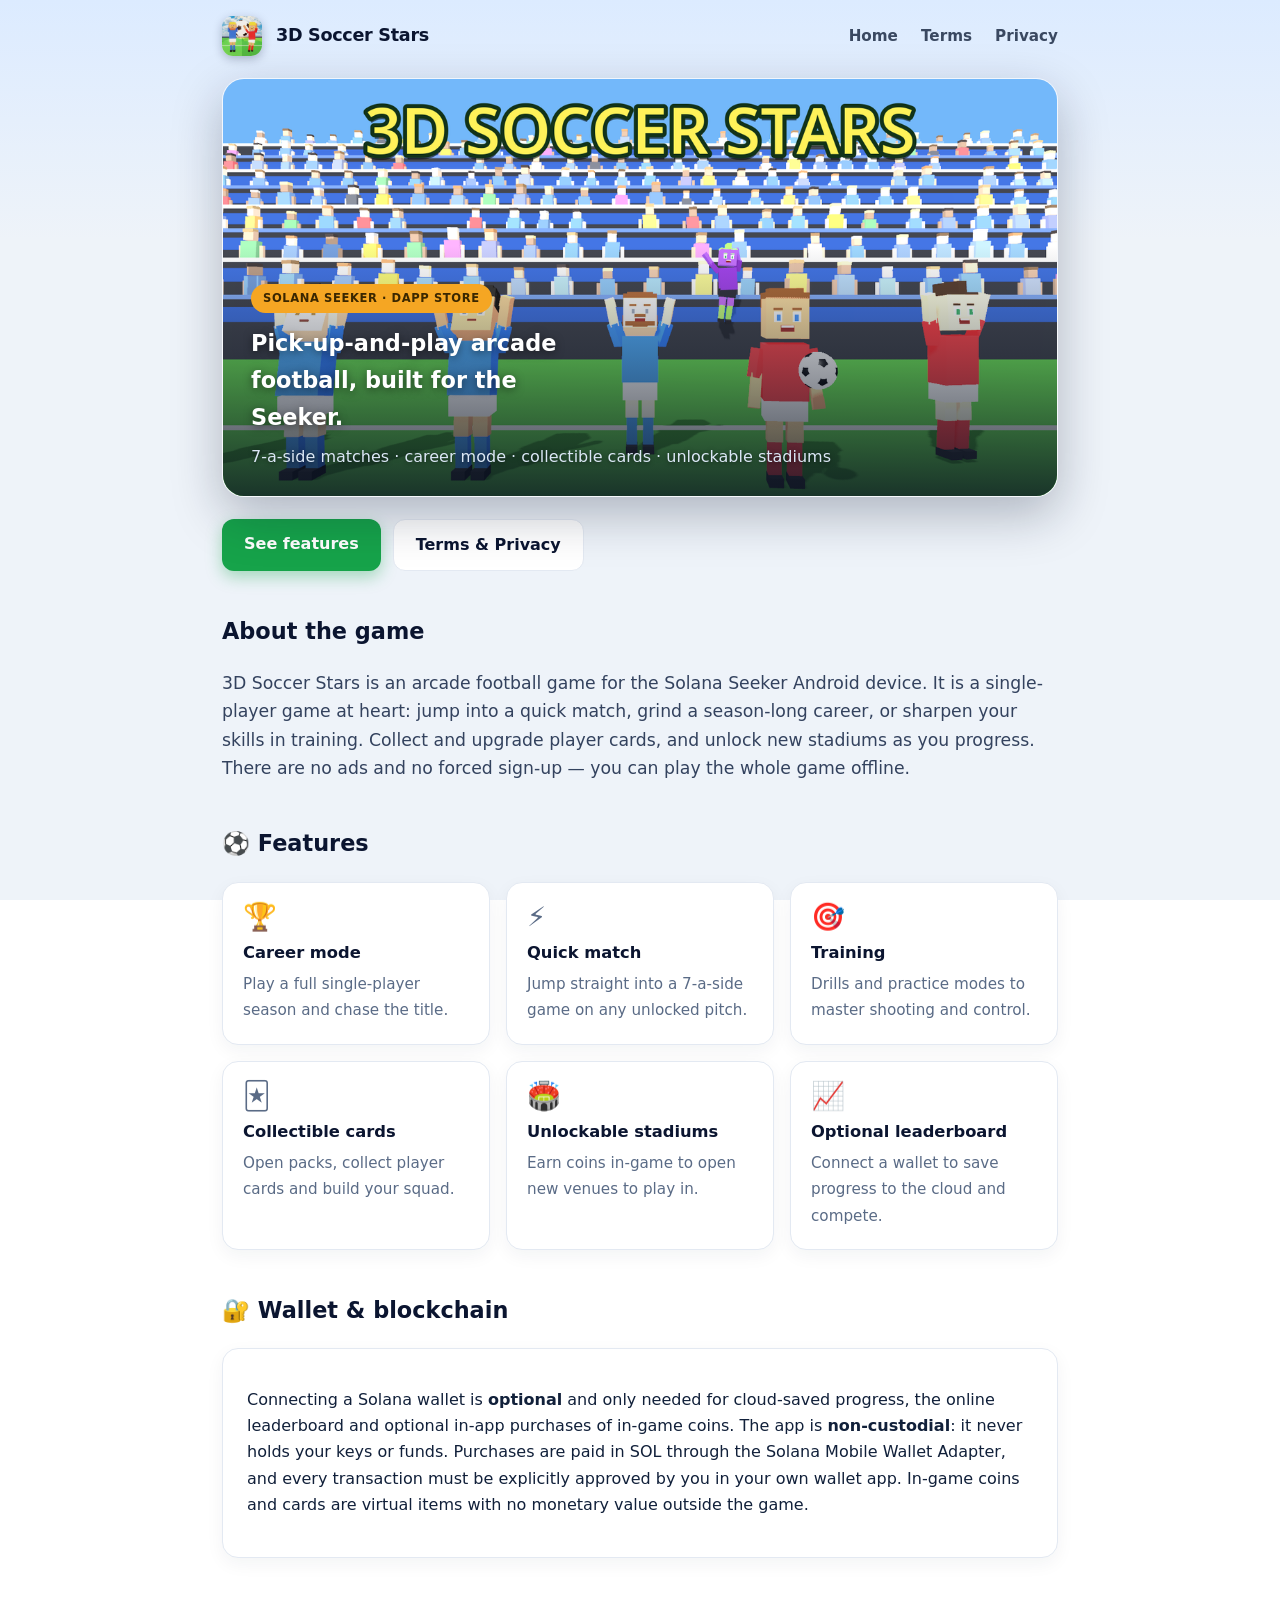
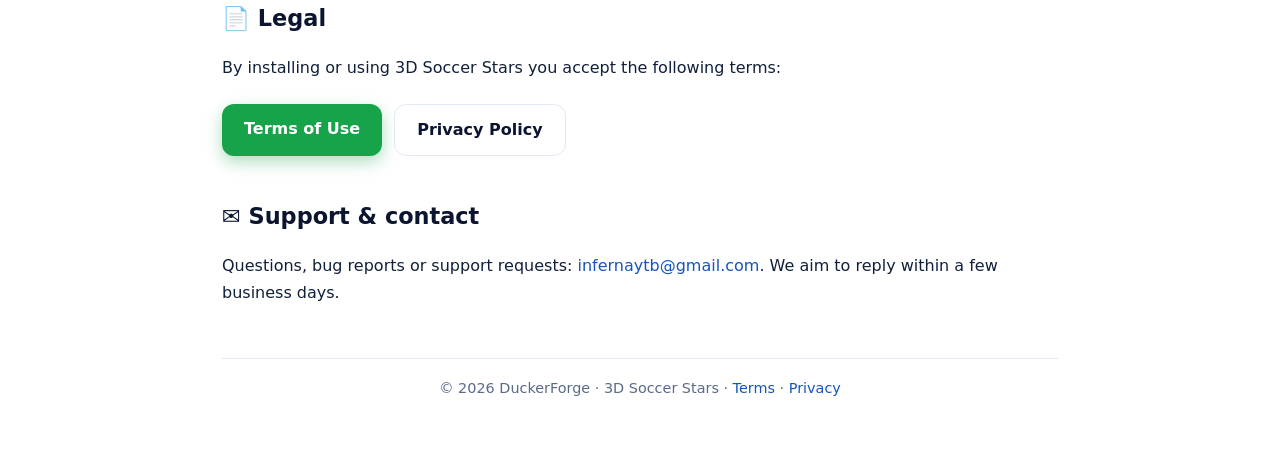
<file: index.html>
<!DOCTYPE html>
<html lang="en">
<head>
<meta charset="utf-8">
<meta name="viewport" content="width=device-width,initial-scale=1">
<title>3D Soccer Stars — Arcade Football for Solana Seeker</title>
<meta name="description" content="3D Soccer Stars is an arcade football game for the Solana Seeker. Single-player career, quick matches, training, a collectible card system and unlockable stadiums.">
<link rel="icon" href="icon.png">
<link rel="stylesheet" href="_style.css">
</head>
<body>

<nav class="nav">
  <img class="logo" src="icon.png" alt="3D Soccer Stars icon">
  <span class="brand">3D Soccer Stars</span>
  <span class="spacer"></span>
  <span class="links">
    <a href="index.html">Home</a>
    <a href="terms.html">Terms</a>
    <a href="privacy.html">Privacy</a>
  </span>
</nav>

<div class="wrap">

  <header class="hero">
    <img class="banner" src="banner.png" alt="3D Soccer Stars — chibi footballers celebrating on the pitch">
    <div class="overlay">
      <span class="badge">Solana Seeker · dApp Store</span>
      <p class="tagline">Pick-up-and-play arcade football, built for the Seeker.</p>
      <p class="sub">7-a-side matches · career mode · collectible cards · unlockable stadiums</p>
    </div>
  </header>

  <div class="cta">
    <a class="primary" href="#features">See features</a>
    <a class="ghost" href="terms.html">Terms &amp; Privacy</a>
  </div>

  <section>
    <h2>About the game</h2>
    <p class="lead">3D Soccer Stars is an arcade football game for the Solana
    Seeker Android device. It is a single-player game at heart: jump into a quick
    match, grind a season-long career, or sharpen your skills in training. Collect
    and upgrade player cards, and unlock new stadiums as you progress. There are
    no ads and no forced sign-up — you can play the whole game offline.</p>
  </section>

  <section id="features">
    <h2>⚽ Features</h2>
    <ul class="features">
      <li><span class="ico">🏆</span><b>Career mode</b><span>Play a full single-player season and chase the title.</span></li>
      <li><span class="ico">⚡</span><b>Quick match</b><span>Jump straight into a 7-a-side game on any unlocked pitch.</span></li>
      <li><span class="ico">🎯</span><b>Training</b><span>Drills and practice modes to master shooting and control.</span></li>
      <li><span class="ico">🃏</span><b>Collectible cards</b><span>Open packs, collect player cards and build your squad.</span></li>
      <li><span class="ico">🏟️</span><b>Unlockable stadiums</b><span>Earn coins in-game to open new venues to play in.</span></li>
      <li><span class="ico">📈</span><b>Optional leaderboard</b><span>Connect a wallet to save progress to the cloud and compete.</span></li>
    </ul>
  </section>

  <section>
    <h2>🔐 Wallet &amp; blockchain</h2>
    <div class="card">
      <p>Connecting a Solana wallet is <strong>optional</strong> and only needed
      for cloud-saved progress, the online leaderboard and optional in-app
      purchases of in-game coins. The app is <strong>non-custodial</strong>: it
      never holds your keys or funds. Purchases are paid in SOL through the
      Solana Mobile Wallet Adapter, and every transaction must be explicitly
      approved by you in your own wallet app. In-game coins and cards are virtual
      items with no monetary value outside the game.</p>
    </div>
  </section>

  <section>
    <h2>📄 Legal</h2>
    <p>By installing or using 3D Soccer Stars you accept the following terms:</p>
    <div class="cta">
      <a class="primary" href="terms.html">Terms of Use</a>
      <a class="ghost" href="privacy.html">Privacy Policy</a>
    </div>
  </section>

  <section>
    <h2>✉️ Support &amp; contact</h2>
    <p>Questions, bug reports or support requests:
    <a href="mailto:infernaytb@gmail.com">infernaytb@gmail.com</a>.
    We aim to reply within a few business days.</p>
  </section>

  <footer class="site">
    &copy; 2026 DuckerForge · 3D Soccer Stars ·
    <a href="terms.html">Terms</a> · <a href="privacy.html">Privacy</a>
  </footer>

</div>
</body>
</html>
</file>
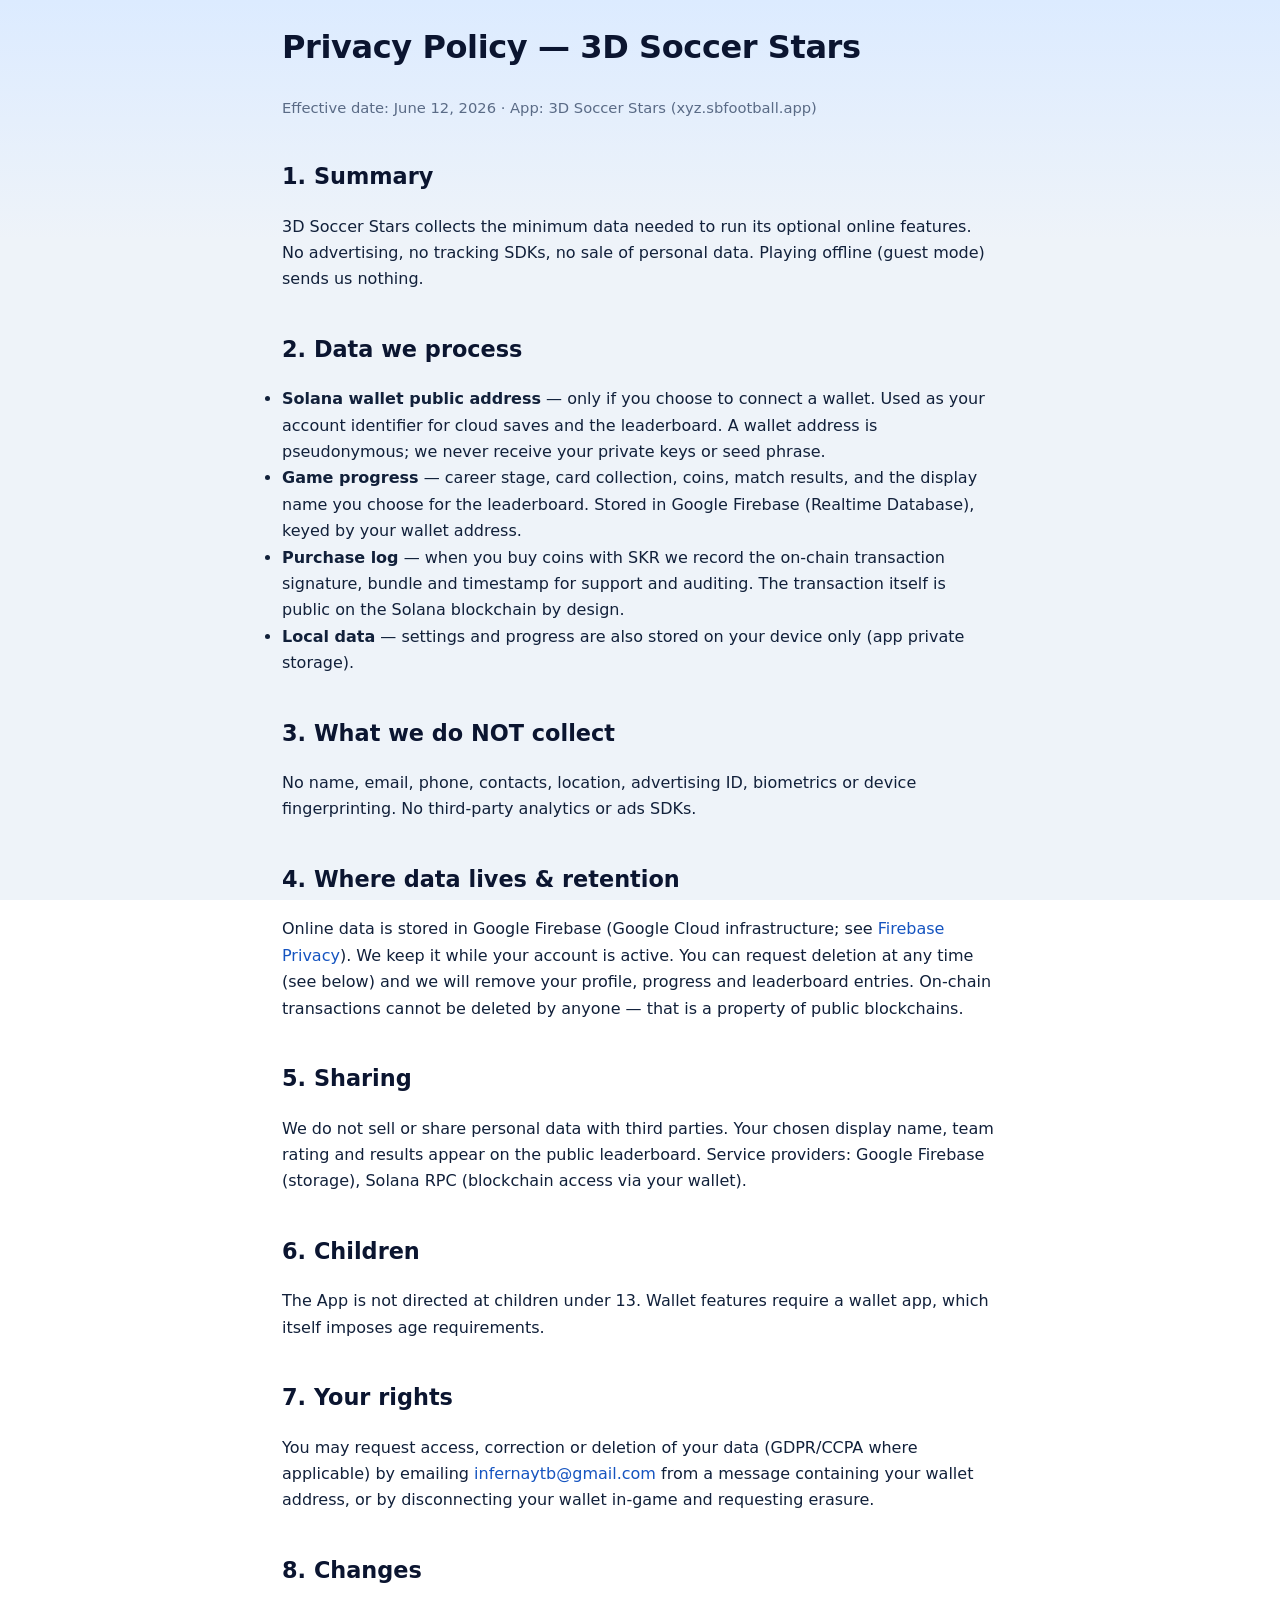
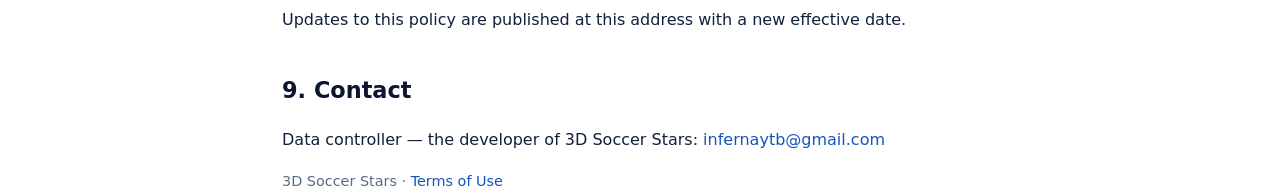
<file: privacy.html>
<!DOCTYPE html><html lang="en"><head><meta charset="utf-8"><meta name="viewport" content="width=device-width,initial-scale=1"><title>Privacy Policy — 3D Soccer Stars</title><link rel="stylesheet" href="_style.css"></head><body>
<h1>Privacy Policy — 3D Soccer Stars</h1>
<p class="meta">Effective date: June 12, 2026 · App: 3D Soccer Stars (xyz.sbfootball.app)</p>

<h2>1. Summary</h2>
<p>3D Soccer Stars collects the minimum data needed to run its optional online features. No advertising, no tracking SDKs, no sale of personal data. Playing offline (guest mode) sends us nothing.</p>

<h2>2. Data we process</h2>
<ul>
<li><strong>Solana wallet public address</strong> — only if you choose to connect a wallet. Used as your account identifier for cloud saves and the leaderboard. A wallet address is pseudonymous; we never receive your private keys or seed phrase.</li>
<li><strong>Game progress</strong> — career stage, card collection, coins, match results, and the display name you choose for the leaderboard. Stored in Google Firebase (Realtime Database), keyed by your wallet address.</li>
<li><strong>Purchase log</strong> — when you buy coins with SKR we record the on-chain transaction signature, bundle and timestamp for support and auditing. The transaction itself is public on the Solana blockchain by design.</li>
<li><strong>Local data</strong> — settings and progress are also stored on your device only (app private storage).</li>
</ul>

<h2>3. What we do NOT collect</h2>
<p>No name, email, phone, contacts, location, advertising ID, biometrics or device fingerprinting. No third-party analytics or ads SDKs.</p>

<h2>4. Where data lives & retention</h2>
<p>Online data is stored in Google Firebase (Google Cloud infrastructure; see <a href="https://firebase.google.com/support/privacy">Firebase Privacy</a>). We keep it while your account is active. You can request deletion at any time (see below) and we will remove your profile, progress and leaderboard entries. On-chain transactions cannot be deleted by anyone — that is a property of public blockchains.</p>

<h2>5. Sharing</h2>
<p>We do not sell or share personal data with third parties. Your chosen display name, team rating and results appear on the public leaderboard. Service providers: Google Firebase (storage), Solana RPC (blockchain access via your wallet).</p>

<h2>6. Children</h2>
<p>The App is not directed at children under 13. Wallet features require a wallet app, which itself imposes age requirements.</p>

<h2>7. Your rights</h2>
<p>You may request access, correction or deletion of your data (GDPR/CCPA where applicable) by emailing <a href="mailto:infernaytb@gmail.com">infernaytb@gmail.com</a> from a message containing your wallet address, or by disconnecting your wallet in-game and requesting erasure.</p>

<h2>8. Changes</h2>
<p>Updates to this policy are published at this address with a new effective date.</p>

<h2>9. Contact</h2>
<p>Data controller — the developer of 3D Soccer Stars: <a href="mailto:infernaytb@gmail.com">infernaytb@gmail.com</a></p>
<footer>3D Soccer Stars · <a href="terms.html">Terms of Use</a></footer>
</body></html>
</file>
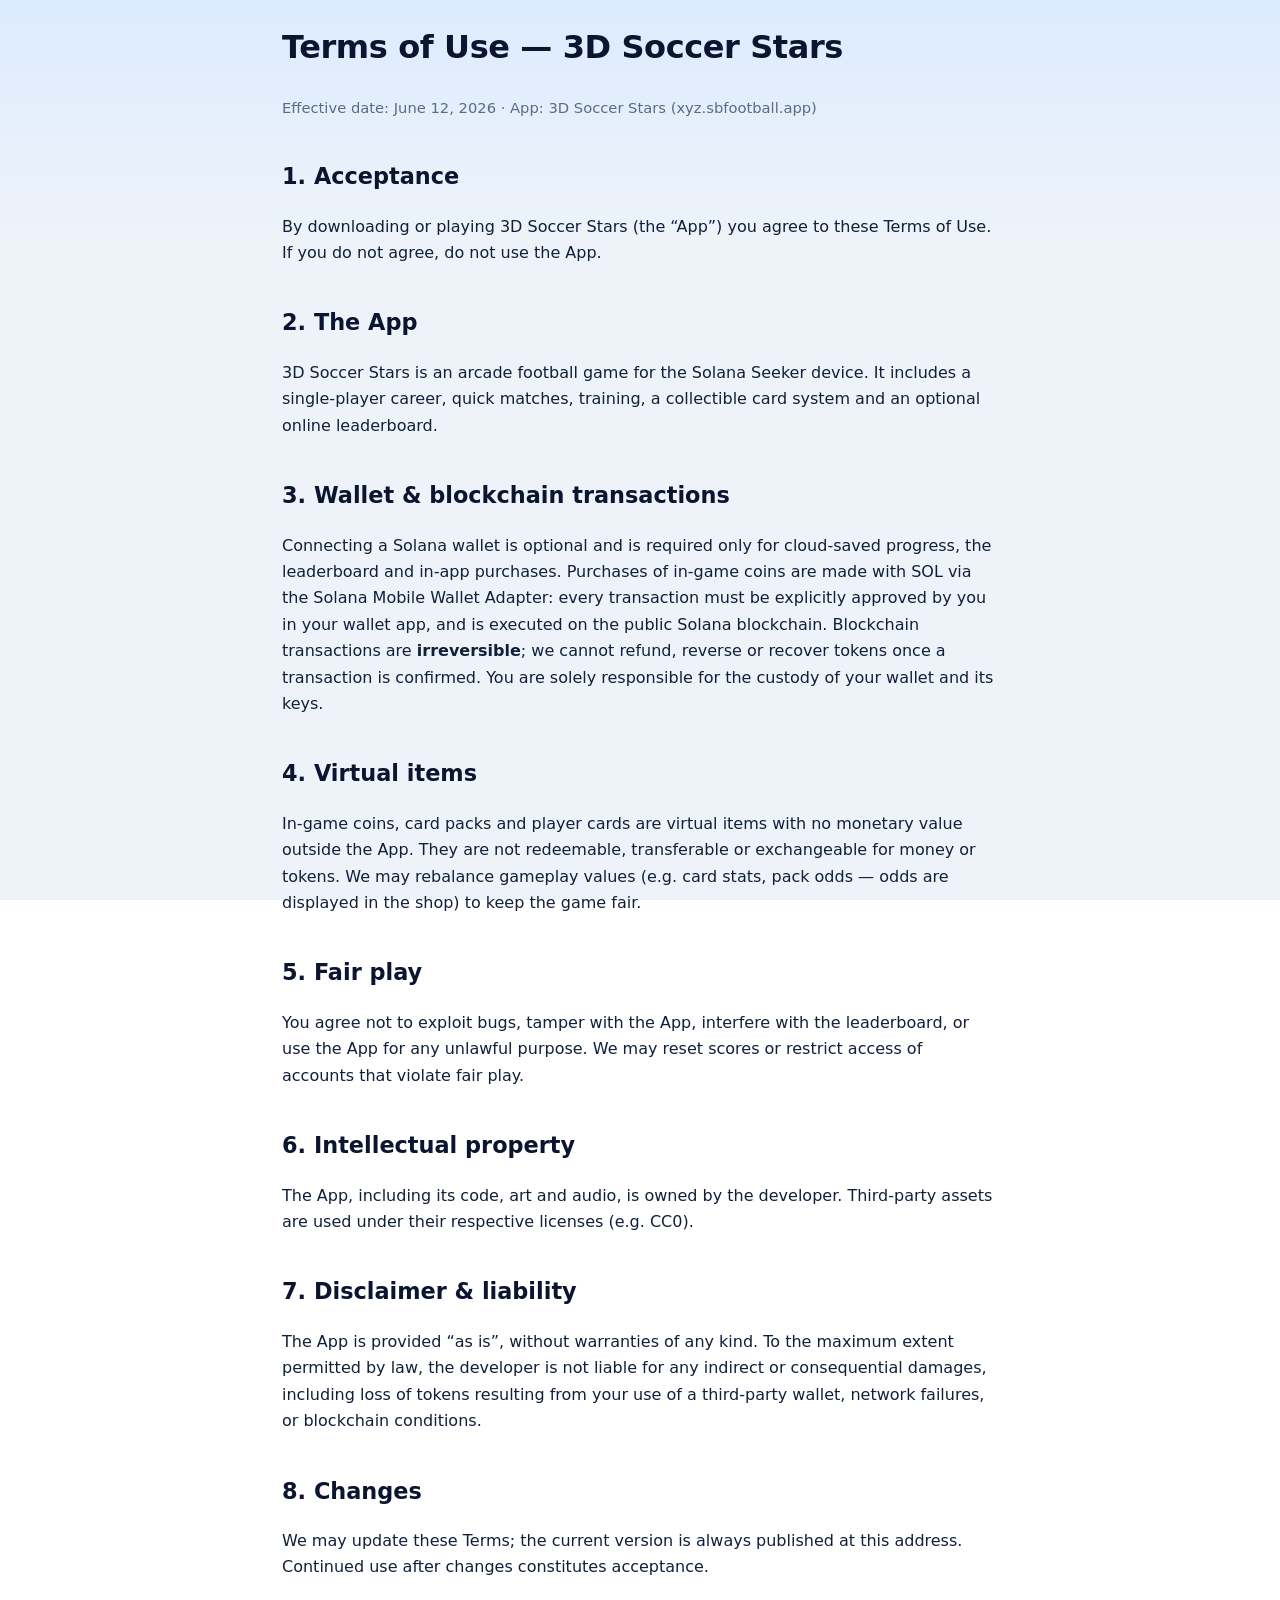
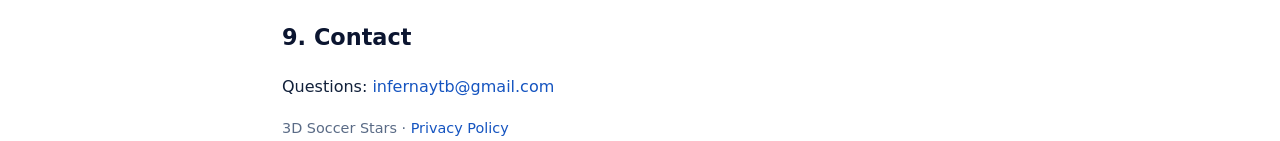
<file: terms.html>
<!DOCTYPE html><html lang="en"><head><meta charset="utf-8"><meta name="viewport" content="width=device-width,initial-scale=1"><title>Terms of Use — 3D Soccer Stars</title><link rel="stylesheet" href="_style.css"></head><body>
<h1>Terms of Use — 3D Soccer Stars</h1>
<p class="meta">Effective date: June 12, 2026 · App: 3D Soccer Stars (xyz.sbfootball.app)</p>

<h2>1. Acceptance</h2>
<p>By downloading or playing 3D Soccer Stars (the “App”) you agree to these Terms of Use. If you do not agree, do not use the App.</p>

<h2>2. The App</h2>
<p>3D Soccer Stars is an arcade football game for the Solana Seeker device. It includes a single-player career, quick matches, training, a collectible card system and an optional online leaderboard.</p>

<h2>3. Wallet & blockchain transactions</h2>
<p>Connecting a Solana wallet is optional and is required only for cloud-saved progress, the leaderboard and in-app purchases. Purchases of in-game coins are made with SOL via the Solana Mobile Wallet Adapter: every transaction must be explicitly approved by you in your wallet app, and is executed on the public Solana blockchain. Blockchain transactions are <strong>irreversible</strong>; we cannot refund, reverse or recover tokens once a transaction is confirmed. You are solely responsible for the custody of your wallet and its keys.</p>

<h2>4. Virtual items</h2>
<p>In-game coins, card packs and player cards are virtual items with no monetary value outside the App. They are not redeemable, transferable or exchangeable for money or tokens. We may rebalance gameplay values (e.g. card stats, pack odds — odds are displayed in the shop) to keep the game fair.</p>

<h2>5. Fair play</h2>
<p>You agree not to exploit bugs, tamper with the App, interfere with the leaderboard, or use the App for any unlawful purpose. We may reset scores or restrict access of accounts that violate fair play.</p>

<h2>6. Intellectual property</h2>
<p>The App, including its code, art and audio, is owned by the developer. Third-party assets are used under their respective licenses (e.g. CC0).</p>

<h2>7. Disclaimer & liability</h2>
<p>The App is provided “as is”, without warranties of any kind. To the maximum extent permitted by law, the developer is not liable for any indirect or consequential damages, including loss of tokens resulting from your use of a third-party wallet, network failures, or blockchain conditions.</p>

<h2>8. Changes</h2>
<p>We may update these Terms; the current version is always published at this address. Continued use after changes constitutes acceptance.</p>

<h2>9. Contact</h2>
<p>Questions: <a href="mailto:infernaytb@gmail.com">infernaytb@gmail.com</a></p>
<footer>3D Soccer Stars · <a href="privacy.html">Privacy Policy</a></footer>
</body></html>
</file>
<file: _style.css>
:root{
  --ink:#11203a; --ink-soft:#5a6b86; --brand:#0b1530; --accent:#f5a623;
  --pitch:#16a34a; --pitch-dark:#0a6b30; --sky:#54b6f5; --line:#e3e9f2;
  --card:#ffffff; --link:#1554c0; --bg:#eef3f9;
}
*{box-sizing:border-box}
html{scroll-behavior:smooth}
body{font-family:system-ui,-apple-system,"Segoe UI",Roboto,sans-serif;margin:0;color:var(--ink);line-height:1.65;
  background:linear-gradient(180deg,#dcebff 0%,var(--bg) 240px,var(--bg) 100%);background-attachment:fixed}
.wrap{max-width:880px;margin:0 auto;padding:0 22px 72px}
a{color:var(--link);text-decoration:none}
a:hover{text-decoration:underline}

/* shared headings (also used by terms.html / privacy.html — they have no .wrap, so constrain them) */
body>h1,body>h2,body>p,body>ul,body>footer{max-width:760px;margin-left:auto;margin-right:auto;padding-left:22px;padding-right:22px}
h1{color:var(--brand);font-weight:800;letter-spacing:-.4px}
h2{color:var(--brand);margin-top:38px;font-size:1.4rem;display:flex;align-items:center;gap:10px}
.meta{color:var(--ink-soft);font-size:.92em}
footer{color:var(--ink-soft);font-size:.9em}

/* ---------- nav ---------- */
.nav{display:flex;align-items:center;gap:14px;max-width:880px;margin:0 auto;padding:16px 22px}
.nav .logo{width:40px;height:40px;border-radius:11px;box-shadow:0 3px 10px rgba(11,21,48,.25)}
.nav .brand{font-weight:800;color:var(--brand);font-size:1.1rem;letter-spacing:-.3px}
.nav .spacer{flex:1}
.nav .links a{color:var(--ink);font-weight:600;font-size:.95rem;margin-left:18px;opacity:.8}
.nav .links a:hover{opacity:1;text-decoration:none}

/* ---------- hero ---------- */
.hero{position:relative;border-radius:22px;overflow:hidden;margin-top:6px;
  box-shadow:0 18px 50px rgba(11,21,48,.28);border:1px solid rgba(255,255,255,.5)}
.hero img.banner{display:block;width:100%;height:auto}
.hero .overlay{position:absolute;inset:0;display:flex;flex-direction:column;justify-content:flex-end;
  padding:26px 28px;background:linear-gradient(180deg,rgba(8,16,32,0) 40%,rgba(8,16,32,.82) 100%)}
.hero .badge{align-self:flex-start;background:var(--accent);color:#3a2700;font-size:.72rem;font-weight:800;
  letter-spacing:.6px;text-transform:uppercase;padding:5px 12px;border-radius:999px;margin-bottom:12px}
.hero .tagline{color:#fff;font-size:1.4rem;font-weight:800;margin:0;text-shadow:0 2px 8px rgba(0,0,0,.5);max-width:22ch}
.hero .sub{color:#dbe7f5;margin:8px 0 0;font-size:1rem;text-shadow:0 1px 4px rgba(0,0,0,.5)}

.cta{display:flex;gap:12px;flex-wrap:wrap;margin-top:22px}
.cta a{font-weight:700;padding:12px 22px;border-radius:12px;font-size:1rem}
.cta a.primary{background:var(--pitch);color:#fff;box-shadow:0 6px 16px rgba(22,163,74,.35)}
.cta a.primary:hover{background:var(--pitch-dark);text-decoration:none}
.cta a.ghost{background:#fff;color:var(--brand);border:1.5px solid var(--line)}
.cta a.ghost:hover{text-decoration:none;border-color:var(--brand)}

/* ---------- sections / cards ---------- */
section{margin-top:42px}
.lead{font-size:1.08rem;color:#33425e}
.card{background:var(--card);border:1px solid var(--line);border-radius:16px;padding:22px 24px;
  box-shadow:0 6px 18px rgba(17,32,58,.05)}

.features{list-style:none;padding:0;margin:20px 0 0;display:grid;
  grid-template-columns:repeat(auto-fit,minmax(240px,1fr));gap:16px}
.features li{background:var(--card);border:1px solid var(--line);border-radius:16px;padding:20px;
  box-shadow:0 6px 18px rgba(17,32,58,.05);transition:transform .15s ease,box-shadow .15s ease}
.features li:hover{transform:translateY(-3px);box-shadow:0 12px 26px rgba(17,32,58,.12)}
.features li .ico{font-size:1.7rem;line-height:1;display:block;margin-bottom:10px}
.features li b{display:block;color:var(--brand);margin-bottom:4px;font-size:1.02rem}
.features li span{color:var(--ink-soft);font-size:.95rem}

.note{background:#fff7e8;border:1px solid #f3d79a;border-radius:14px;padding:18px 20px;color:#5a4516}

footer.site{margin-top:52px;padding-top:18px;border-top:1px solid var(--line);color:var(--ink-soft);font-size:.9em;text-align:center}

@media (max-width:560px){
  .hero .tagline{font-size:1.12rem}
  .nav .links a{margin-left:12px}
  .hero .overlay{padding:18px 18px}
}
</file>
